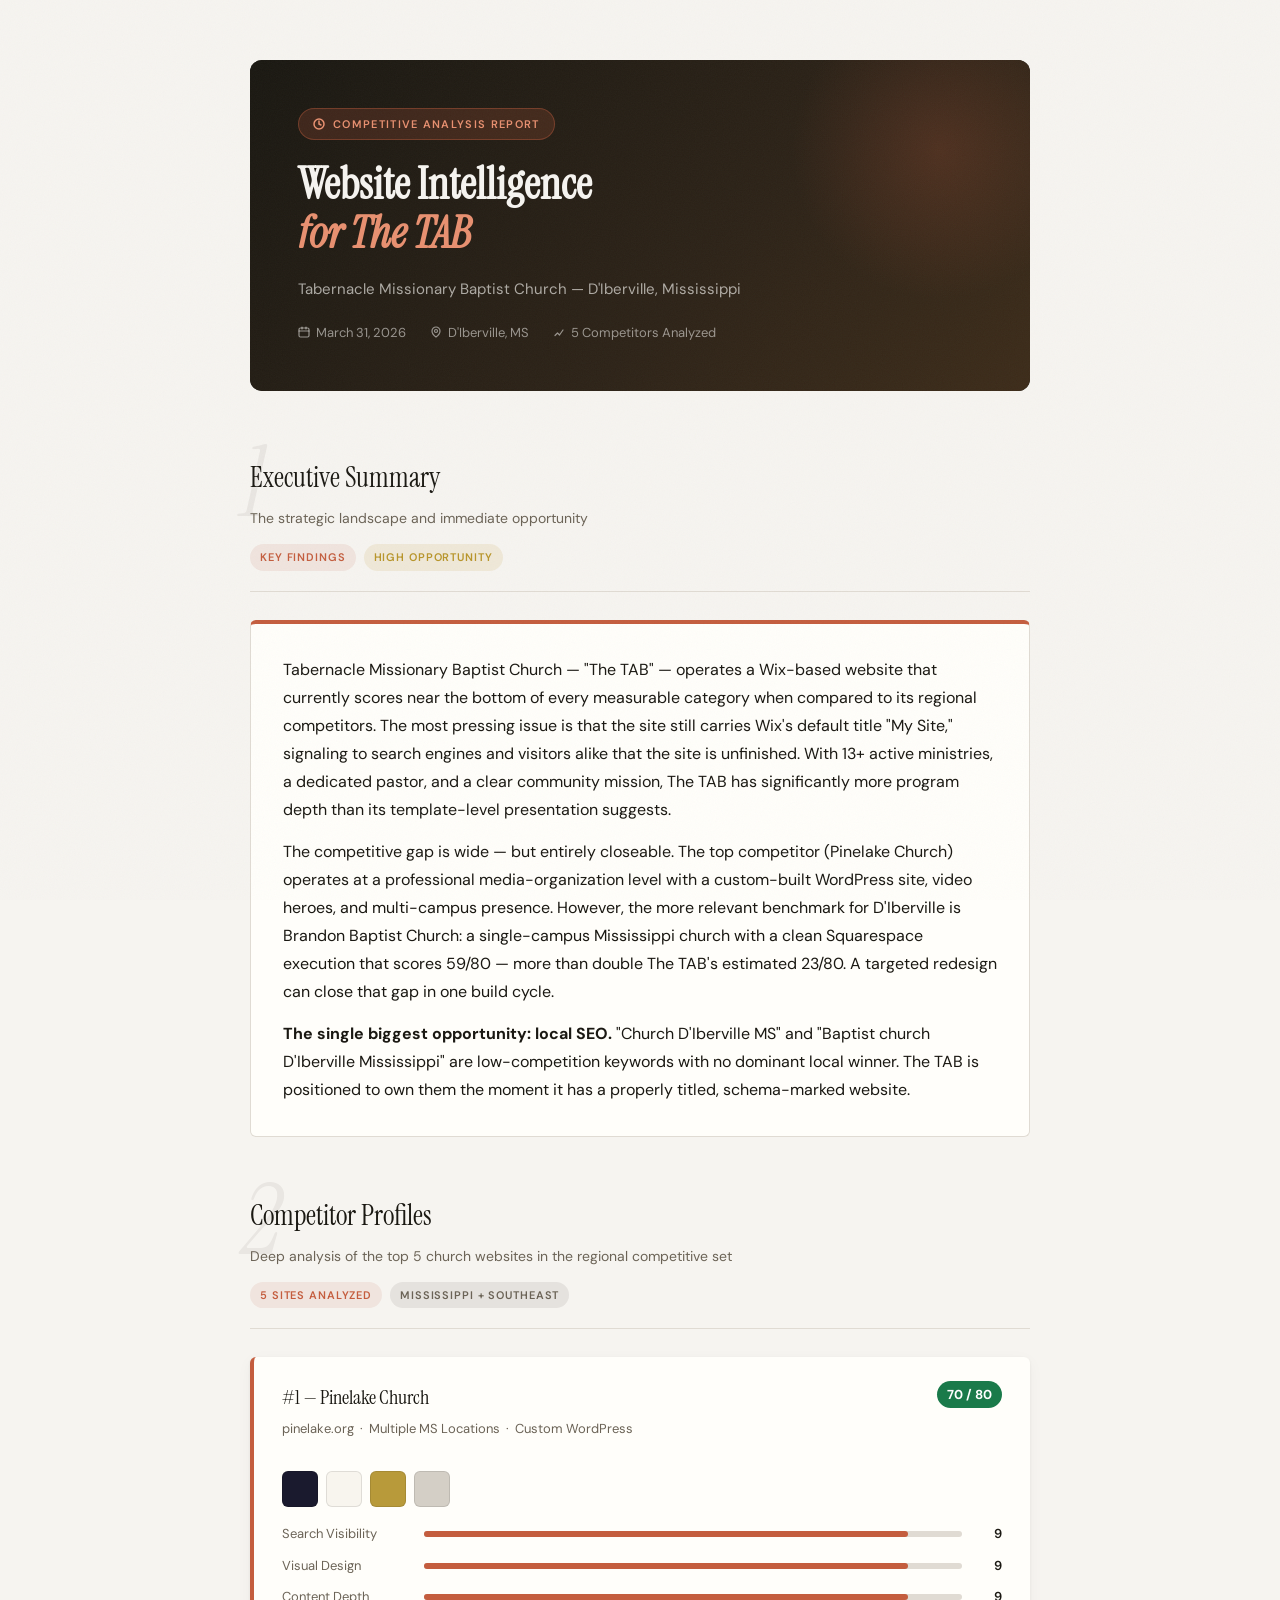
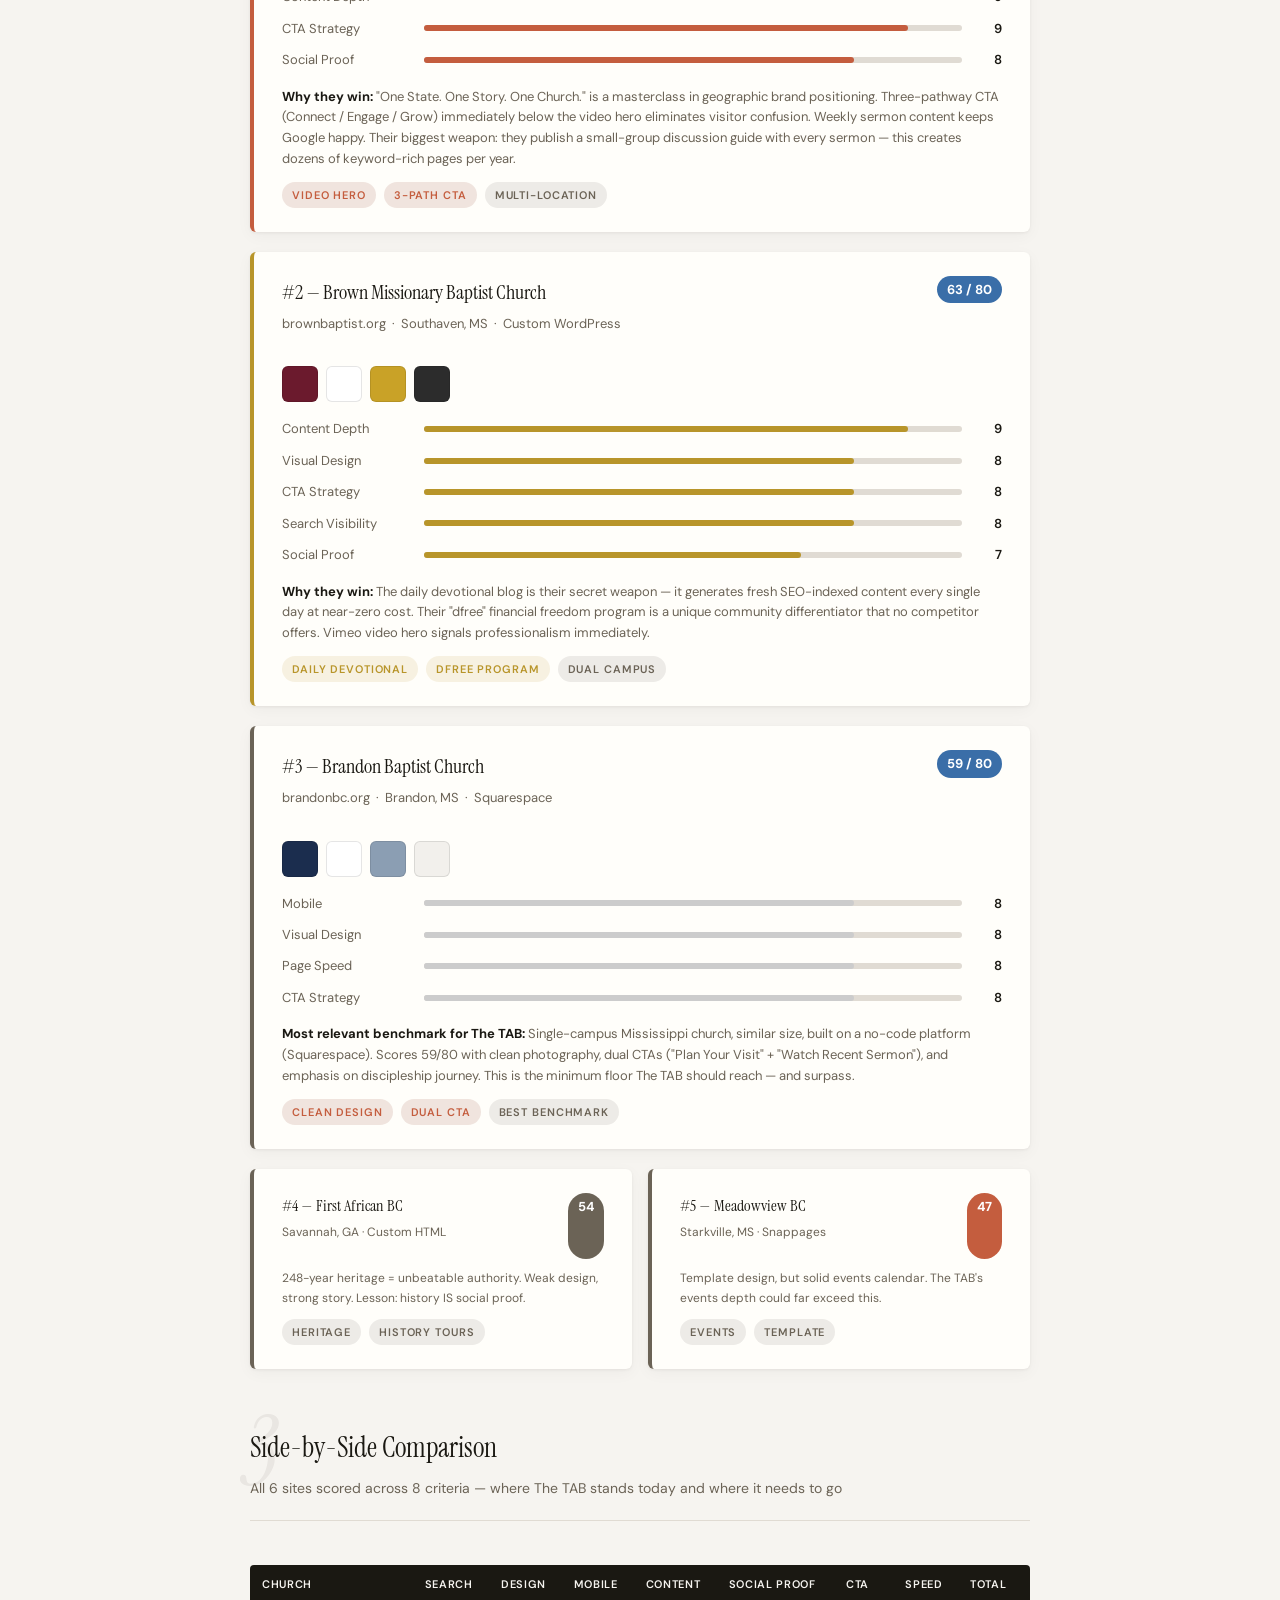
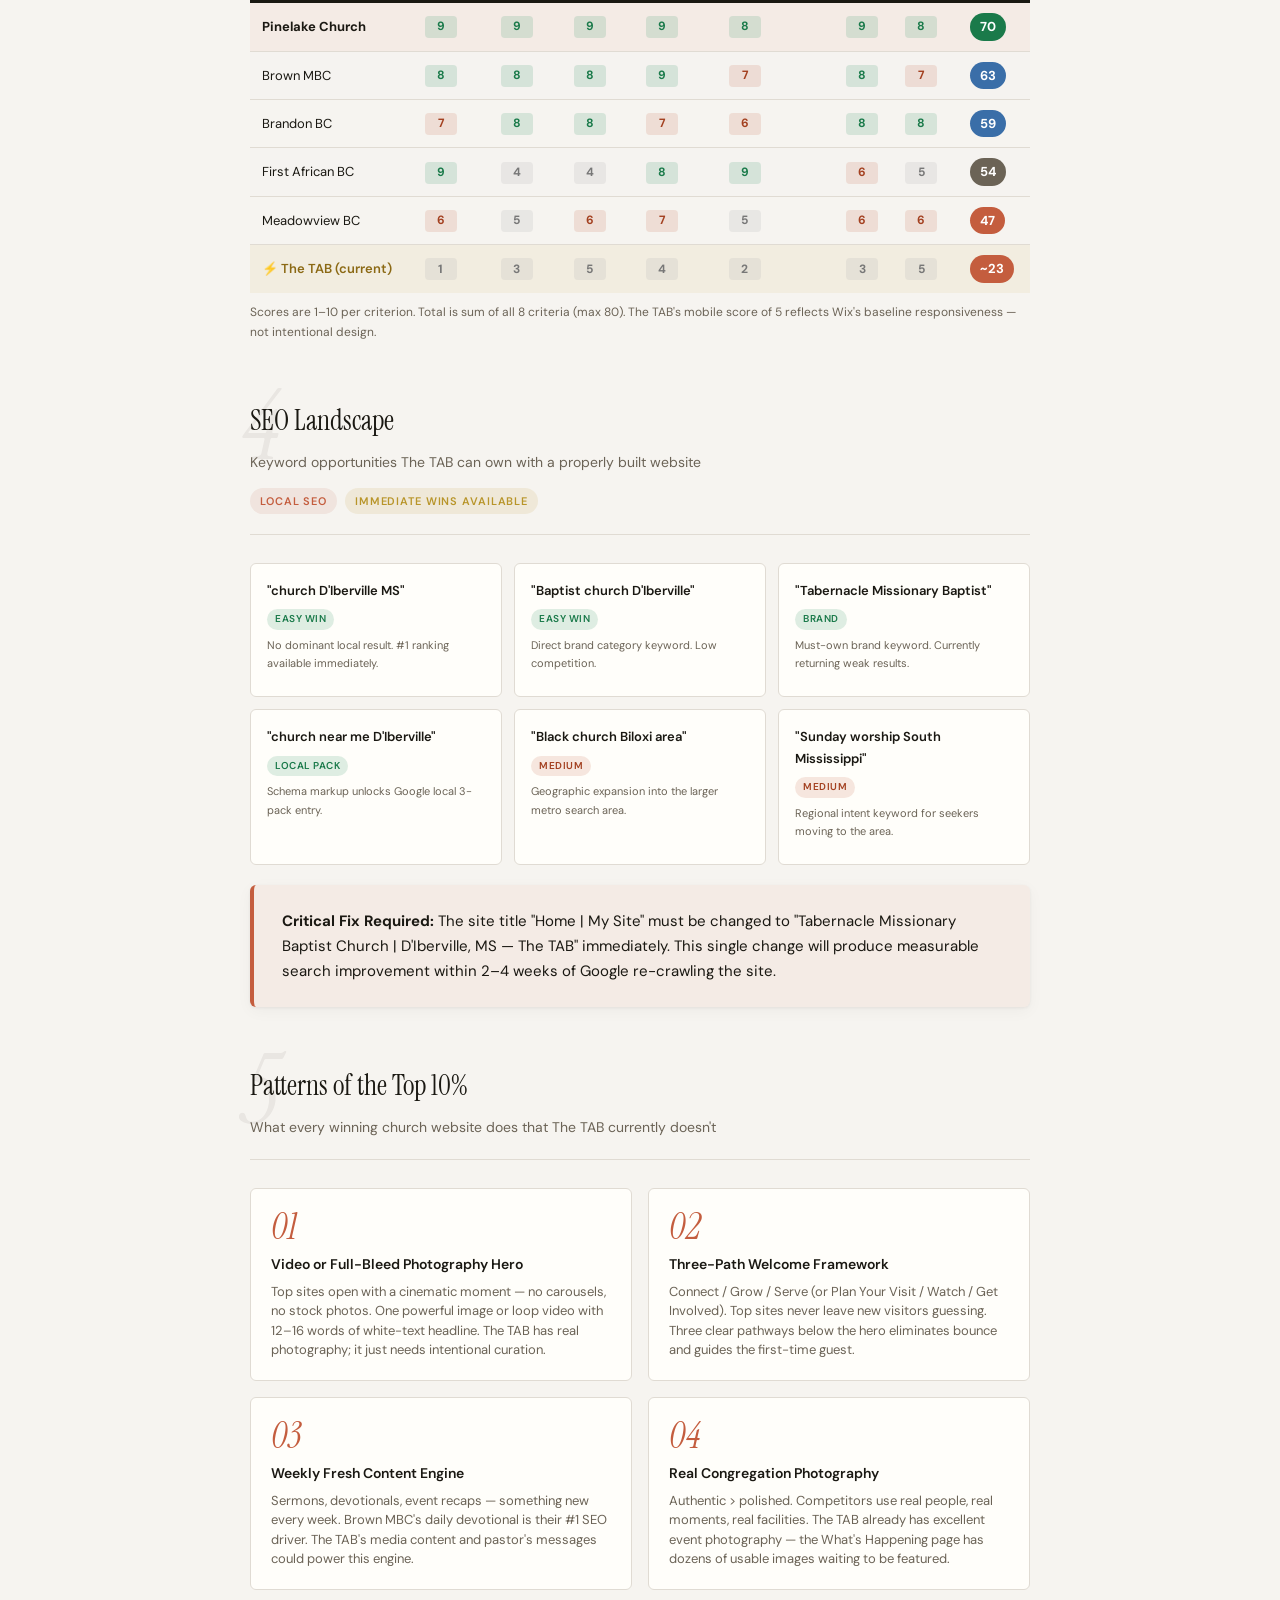
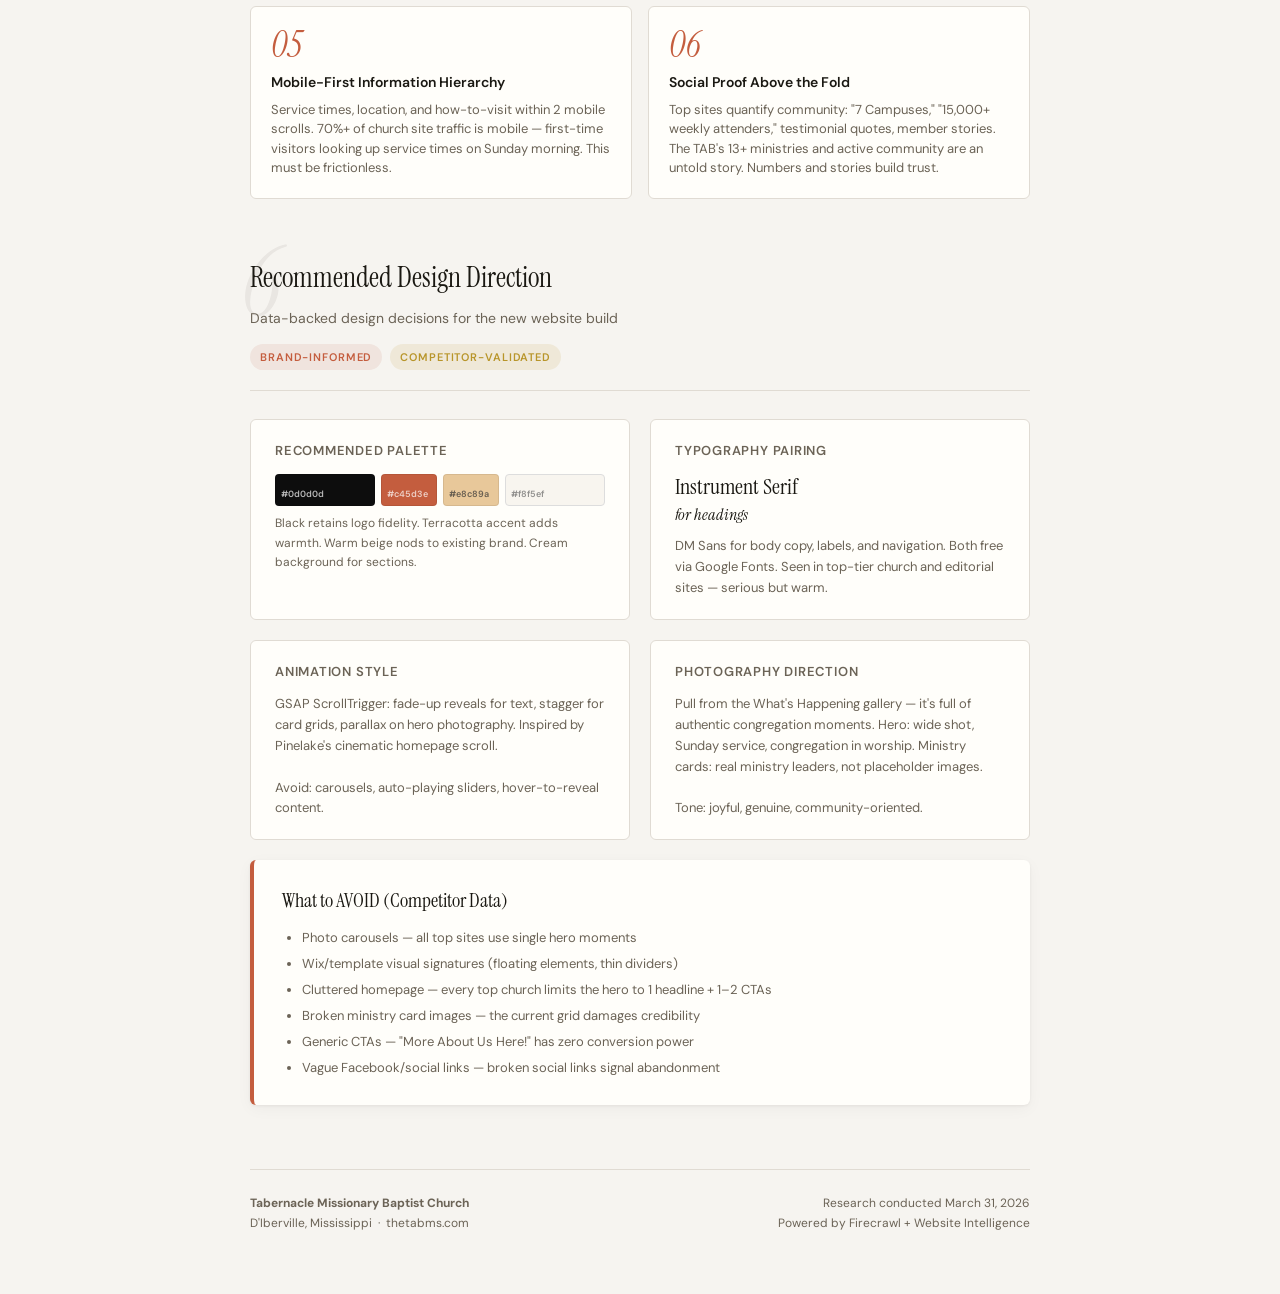
<file: competitive-analysis.html>
<!DOCTYPE html>
<html lang="en">
<head>
<meta charset="UTF-8">
<meta name="viewport" content="width=device-width, initial-scale=1.0">
<title>Competitive Analysis — Tabernacle Missionary Baptist Church</title>
<link href="https://fonts.googleapis.com/css2?family=Instrument+Serif:ital@0;1&family=DM+Sans:wght@300;400;500;600;700&display=swap" rel="stylesheet">
<style>
  /* ─── Reset & Base ─── */
  *, *::before, *::after { box-sizing: border-box; margin: 0; padding: 0; }

  :root {
    --paper: #f6f4f0;
    --paper-card: #fffefa;
    --ink: #1a1812;
    --ink-muted: #6b6356;
    --accent: #c45d3e;
    --accent-light: #f0e4de;
    --gold: #b8952a;
    --border: #e0dbd3;
    --radius: 6px;
  }

  /* Grain texture via SVG filter */
  body::before {
    content: '';
    position: fixed;
    inset: 0;
    pointer-events: none;
    z-index: 9999;
    opacity: 0.035;
    background-image: url("data:image/svg+xml,%3Csvg xmlns='http://www.w3.org/2000/svg' width='300' height='300'%3E%3Cfilter id='noise'%3E%3CfeTurbulence type='fractalNoise' baseFrequency='0.85' numOctaves='4' stitchTiles='stitch'/%3E%3C/filter%3E%3Crect width='300' height='300' filter='url(%23noise)' opacity='1'/%3E%3C/svg%3E");
  }

  body {
    background: var(--paper);
    color: var(--ink);
    font-family: 'DM Sans', sans-serif;
    font-size: 15px;
    line-height: 1.65;
    -webkit-font-smoothing: antialiased;
  }

  /* ─── Page Layout ─── */
  .page {
    max-width: 860px;
    margin: 0 auto;
    padding: 60px 40px;
  }

  /* ─── Cover ─── */
  .cover {
    min-height: 320px;
    display: flex;
    flex-direction: column;
    justify-content: flex-end;
    padding: 48px;
    background: var(--ink);
    border-radius: 12px;
    margin-bottom: 64px;
    position: relative;
    overflow: hidden;
  }
  .cover::before {
    content: '';
    position: absolute;
    inset: 0;
    background: linear-gradient(135deg, #1a1812 0%, #2d2318 60%, #3d2c1a 100%);
  }
  .cover::after {
    content: '';
    position: absolute;
    top: -60px;
    right: -60px;
    width: 300px;
    height: 300px;
    border-radius: 50%;
    background: radial-gradient(circle, rgba(196,93,62,0.2) 0%, transparent 70%);
  }
  .cover > * { position: relative; z-index: 1; }
  .cover-badge {
    display: inline-flex;
    align-items: center;
    gap: 8px;
    background: rgba(196,93,62,0.2);
    border: 1px solid rgba(196,93,62,0.4);
    color: #e89070;
    font-size: 11px;
    font-weight: 600;
    letter-spacing: 0.12em;
    text-transform: uppercase;
    padding: 6px 14px;
    border-radius: 100px;
    margin-bottom: 20px;
    width: fit-content;
  }
  .cover h1 {
    font-family: 'Instrument Serif', serif;
    font-size: 44px;
    color: #f6f4f0;
    line-height: 1.1;
    margin-bottom: 12px;
  }
  .cover h1 em { color: #e89070; font-style: italic; }
  .cover-meta {
    display: flex;
    gap: 24px;
    color: rgba(246,244,240,0.55);
    font-size: 13px;
    margin-top: 20px;
    flex-wrap: wrap;
  }
  .cover-meta span { display: flex; align-items: center; gap: 6px; }

  /* ─── Section Headers ─── */
  .section {
    margin-bottom: 56px;
    position: relative;
  }
  .section-num {
    font-family: 'Instrument Serif', serif;
    font-size: 96px;
    color: rgba(26,24,18,0.06);
    line-height: 1;
    position: absolute;
    top: -20px;
    left: -8px;
    font-style: italic;
    user-select: none;
  }
  .section-header {
    padding-bottom: 20px;
    margin-bottom: 28px;
    border-bottom: 1px solid var(--border);
    position: relative;
  }
  .section-header h2 {
    font-family: 'Instrument Serif', serif;
    font-size: 28px;
    font-weight: 400;
    color: var(--ink);
    margin-bottom: 6px;
  }
  .section-header p {
    color: var(--ink-muted);
    font-size: 14px;
  }
  .tag-list {
    display: flex;
    gap: 8px;
    flex-wrap: wrap;
    margin-top: 14px;
  }
  .tag {
    background: var(--accent-light);
    color: var(--accent);
    font-size: 11px;
    font-weight: 600;
    letter-spacing: 0.08em;
    text-transform: uppercase;
    padding: 4px 10px;
    border-radius: 100px;
  }
  .tag.gold {
    background: rgba(184,149,42,0.12);
    color: var(--gold);
  }
  .tag.dark {
    background: rgba(26,24,18,0.08);
    color: var(--ink-muted);
  }

  /* ─── Cards ─── */
  .card {
    background: var(--paper-card);
    border-radius: var(--radius);
    border-left: 4px solid var(--accent);
    box-shadow: 0 1px 3px rgba(26,24,18,0.06), 0 4px 16px rgba(26,24,18,0.04);
    padding: 24px 28px;
    margin-bottom: 20px;
    transition: box-shadow 0.2s;
  }
  .card:hover { box-shadow: 0 2px 8px rgba(26,24,18,0.1), 0 8px 24px rgba(26,24,18,0.07); }
  .card.gold-border { border-left-color: var(--gold); }
  .card.dark-border { border-left-color: var(--ink-muted); }
  .card-title {
    font-family: 'Instrument Serif', serif;
    font-size: 20px;
    margin-bottom: 4px;
  }
  .card-subtitle {
    font-size: 13px;
    color: var(--ink-muted);
    margin-bottom: 16px;
  }

  /* ─── Executive Summary ─── */
  .exec-summary {
    background: var(--paper-card);
    border: 1px solid var(--border);
    border-top: 4px solid var(--accent);
    border-radius: var(--radius);
    padding: 32px;
    margin-bottom: 20px;
  }
  .exec-summary p {
    font-size: 16px;
    line-height: 1.75;
    color: var(--ink);
  }

  /* ─── Score Bar ─── */
  .score-row {
    display: flex;
    align-items: center;
    gap: 12px;
    margin-bottom: 10px;
    font-size: 13px;
  }
  .score-label { width: 130px; color: var(--ink-muted); flex-shrink: 0; }
  .score-bar-wrap { flex: 1; height: 6px; background: var(--border); border-radius: 3px; }
  .score-bar { height: 100%; border-radius: 3px; background: var(--accent); }
  .score-bar.gold { background: var(--gold); }
  .score-bar.low { background: #ccc; }
  .score-num { width: 28px; text-align: right; font-weight: 600; color: var(--ink); }

  /* ─── Color Swatches ─── */
  .swatches { display: flex; gap: 8px; margin-top: 12px; }
  .swatch {
    width: 36px;
    height: 36px;
    border-radius: 6px;
    border: 1px solid rgba(0,0,0,0.1);
    flex-shrink: 0;
  }

  /* ─── Comparison Table ─── */
  .comp-table {
    width: 100%;
    border-collapse: collapse;
    font-size: 13px;
    margin-top: 16px;
  }
  .comp-table th {
    text-align: left;
    padding: 10px 12px;
    background: var(--ink);
    color: #f6f4f0;
    font-weight: 600;
    font-size: 11px;
    letter-spacing: 0.06em;
    text-transform: uppercase;
  }
  .comp-table th:first-child { border-radius: 4px 0 0 0; }
  .comp-table th:last-child { border-radius: 0 4px 0 0; }
  .comp-table td {
    padding: 10px 12px;
    border-bottom: 1px solid var(--border);
    vertical-align: middle;
  }
  .comp-table tr:last-child td { border-bottom: none; }
  .comp-table tr:nth-child(even) td { background: rgba(246,244,240,0.6); }
  .comp-table tr.highlight-row td { background: rgba(196,93,62,0.06); font-weight: 500; }
  .comp-table tr.client-row td {
    background: rgba(184,149,42,0.08);
    font-weight: 600;
    color: #8b6914;
  }
  .score-pill {
    display: inline-flex;
    align-items: center;
    justify-content: center;
    width: 32px;
    height: 22px;
    border-radius: 4px;
    font-size: 12px;
    font-weight: 700;
  }
  .score-pill.high { background: rgba(34,140,87,0.15); color: #1a7a4a; }
  .score-pill.mid { background: rgba(196,93,62,0.15); color: #a34020; }
  .score-pill.low-score { background: rgba(180,180,180,0.2); color: #777; }
  .total-pill {
    display: inline-block;
    padding: 3px 10px;
    border-radius: 100px;
    font-size: 13px;
    font-weight: 700;
  }
  .total-pill.best { background: #1a7a4a; color: white; }
  .total-pill.good { background: #3a6ea8; color: white; }
  .total-pill.ok { background: var(--ink-muted); color: white; }
  .total-pill.weak { background: #c45d3e; color: white; }

  /* ─── Patterns ─── */
  .pattern-grid { display: grid; grid-template-columns: 1fr 1fr; gap: 16px; }
  .pattern-card {
    background: var(--paper-card);
    border: 1px solid var(--border);
    border-radius: var(--radius);
    padding: 20px;
  }
  .pattern-num {
    font-family: 'Instrument Serif', serif;
    font-size: 36px;
    color: var(--accent);
    font-style: italic;
    line-height: 1;
    margin-bottom: 8px;
  }
  .pattern-title {
    font-weight: 600;
    font-size: 14px;
    margin-bottom: 6px;
  }
  .pattern-desc { font-size: 13px; color: var(--ink-muted); line-height: 1.5; }

  /* ─── SEO Grid ─── */
  .seo-grid { display: grid; grid-template-columns: 1fr 1fr 1fr; gap: 12px; }
  .seo-card {
    background: var(--paper-card);
    border: 1px solid var(--border);
    border-radius: var(--radius);
    padding: 16px;
  }
  .seo-keyword { font-weight: 600; font-size: 13px; margin-bottom: 4px; }
  .seo-diff { font-size: 11px; color: var(--ink-muted); margin-bottom: 8px; }
  .diff-badge {
    display: inline-block;
    padding: 2px 8px;
    border-radius: 100px;
    font-size: 10px;
    font-weight: 600;
    letter-spacing: 0.05em;
    text-transform: uppercase;
  }
  .diff-easy { background: rgba(34,140,87,0.15); color: #1a7a4a; }
  .diff-med { background: rgba(196,93,62,0.15); color: #a34020; }

  /* ─── Design Direction ─── */
  .direction-grid { display: grid; grid-template-columns: 1fr 1fr; gap: 20px; }
  .direction-card {
    background: var(--paper-card);
    border: 1px solid var(--border);
    border-radius: var(--radius);
    padding: 20px 24px;
  }
  .direction-card h4 {
    font-weight: 600;
    font-size: 13px;
    letter-spacing: 0.06em;
    text-transform: uppercase;
    color: var(--ink-muted);
    margin-bottom: 12px;
  }
  .palette { display: flex; gap: 6px; margin-bottom: 8px; }
  .palette-chip {
    height: 32px;
    border-radius: 4px;
    border: 1px solid rgba(0,0,0,0.08);
    flex: 1;
    display: flex;
    align-items: flex-end;
    padding: 3px 5px;
  }
  .palette-chip span { font-size: 9px; font-weight: 600; opacity: 0.7; }

  /* ─── Divider ─── */
  .divider {
    position: relative;
    text-align: center;
    margin: 48px 0;
  }
  .divider::before {
    content: '';
    position: absolute;
    top: 50%;
    left: 0;
    right: 0;
    height: 1px;
    background: var(--border);
  }
  .divider span {
    position: relative;
    background: var(--paper);
    padding: 0 16px;
    font-size: 12px;
    color: var(--ink-muted);
    letter-spacing: 0.1em;
    text-transform: uppercase;
  }

  /* ─── Connector lines ─── */
  .connector {
    display: flex;
    justify-content: center;
    margin: -12px 0;
    position: relative;
    z-index: 1;
  }
  .connector svg { color: var(--border); }

  /* ─── Footer ─── */
  .report-footer {
    margin-top: 64px;
    padding-top: 24px;
    border-top: 1px solid var(--border);
    display: flex;
    justify-content: space-between;
    align-items: center;
    color: var(--ink-muted);
    font-size: 12px;
  }

  /* ─── Print / PDF ─── */
  @media print {
    body { background: white; font-size: 13px; }
    body::before { display: none; }
    .cover { -webkit-print-color-adjust: exact; print-color-adjust: exact; }
    .card, .exec-summary, .pattern-card, .seo-card, .direction-card { box-shadow: none !important; }
    .section { page-break-inside: avoid; }
    .comp-table th { -webkit-print-color-adjust: exact; print-color-adjust: exact; }
    .page { padding: 40px 32px; }
  }

  /* ─── Responsive ─── */
  @media (max-width: 640px) {
    .page { padding: 32px 20px; }
    .cover { padding: 32px 24px; }
    .cover h1 { font-size: 30px; }
    .pattern-grid { grid-template-columns: 1fr; }
    .seo-grid { grid-template-columns: 1fr 1fr; }
    .direction-grid { grid-template-columns: 1fr; }
    .section-num { font-size: 64px; }
  }
</style>
</head>
<body>
<div class="page">

  <!-- ═══════════════════════════════════════════ COVER -->
  <div class="cover">
    <div class="cover-badge">
      <svg width="12" height="12" viewBox="0 0 12 12" fill="none"><circle cx="6" cy="6" r="5" stroke="currentColor" stroke-width="1.5"/><path d="M6 3v3l2 1" stroke="currentColor" stroke-width="1.5" stroke-linecap="round"/></svg>
      Competitive Analysis Report
    </div>
    <h1>Website Intelligence<br><em>for The TAB</em></h1>
    <p style="color: rgba(246,244,240,0.65); font-size: 15px; margin-top: 8px;">Tabernacle Missionary Baptist Church — D'Iberville, Mississippi</p>
    <div class="cover-meta">
      <span>
        <svg width="12" height="12" viewBox="0 0 12 12" fill="none"><rect x="1" y="2" width="10" height="9" rx="1.5" stroke="currentColor" stroke-width="1.2"/><path d="M4 1v2M8 1v2M1 5h10" stroke="currentColor" stroke-width="1.2" stroke-linecap="round"/></svg>
        March 31, 2026
      </span>
      <span>
        <svg width="12" height="12" viewBox="0 0 12 12" fill="none"><path d="M6 1C3.79 1 2 2.79 2 5c0 3.25 4 6 4 6s4-2.75 4-6c0-2.21-1.79-4-4-4z" stroke="currentColor" stroke-width="1.2"/><circle cx="6" cy="5" r="1.5" stroke="currentColor" stroke-width="1.2"/></svg>
        D'Iberville, MS
      </span>
      <span>
        <svg width="12" height="12" viewBox="0 0 12 12" fill="none"><path d="M2 9.5l2.5-2.5 2 2L10 4" stroke="currentColor" stroke-width="1.2" stroke-linecap="round" stroke-linejoin="round"/></svg>
        5 Competitors Analyzed
      </span>
    </div>
  </div>

  <!-- ═══════════════════════════════════════════ 1: EXECUTIVE SUMMARY -->
  <div class="section">
    <div class="section-num">1</div>
    <div class="section-header">
      <h2>Executive Summary</h2>
      <p>The strategic landscape and immediate opportunity</p>
      <div class="tag-list">
        <span class="tag">Key Findings</span>
        <span class="tag gold">High Opportunity</span>
      </div>
    </div>

    <div class="exec-summary">
      <p>
        Tabernacle Missionary Baptist Church — "The TAB" — operates a Wix-based website that currently scores near the bottom of every measurable category when compared to its regional competitors. The most pressing issue is that the site still carries Wix's default title "My Site," signaling to search engines and visitors alike that the site is unfinished. With 13+ active ministries, a dedicated pastor, and a clear community mission, The TAB has significantly more program depth than its template-level presentation suggests.
      </p>
      <p style="margin-top: 14px;">
        The competitive gap is wide — but entirely closeable. The top competitor (Pinelake Church) operates at a professional media-organization level with a custom-built WordPress site, video heroes, and multi-campus presence. However, the more relevant benchmark for D'Iberville is Brandon Baptist Church: a single-campus Mississippi church with a clean Squarespace execution that scores 59/80 — more than double The TAB's estimated 23/80. A targeted redesign can close that gap in one build cycle.
      </p>
      <p style="margin-top: 14px;">
        <strong>The single biggest opportunity: local SEO.</strong> "Church D'Iberville MS" and "Baptist church D'Iberville Mississippi" are low-competition keywords with no dominant local winner. The TAB is positioned to own them the moment it has a properly titled, schema-marked website.
      </p>
    </div>
  </div>

  <!-- ═══════════════════════════════════════════ 2: COMPETITOR PROFILES -->
  <div class="section">
    <div class="section-num">2</div>
    <div class="section-header">
      <h2>Competitor Profiles</h2>
      <p>Deep analysis of the top 5 church websites in the regional competitive set</p>
      <div class="tag-list">
        <span class="tag">5 Sites Analyzed</span>
        <span class="tag dark">Mississippi + Southeast</span>
      </div>
    </div>

    <!-- Competitor 1: Pinelake -->
    <div class="card">
      <div style="display:flex; justify-content:space-between; align-items:flex-start; flex-wrap:wrap; gap:12px; margin-bottom:16px;">
        <div>
          <div class="card-title">#1 — Pinelake Church</div>
          <div class="card-subtitle">pinelake.org &nbsp;·&nbsp; Multiple MS Locations &nbsp;·&nbsp; Custom WordPress</div>
        </div>
        <div class="total-pill best">70 / 80</div>
      </div>

      <div class="swatches" style="margin-bottom:16px;">
        <div class="swatch" style="background:#1a1a2e;" title="#1a1a2e Deep Navy"></div>
        <div class="swatch" style="background:#f8f5ee;" title="#f8f5ee Warm White"></div>
        <div class="swatch" style="background:#b89a3a;" title="#b89a3a Gold Accent"></div>
        <div class="swatch" style="background:#d4cfc6;" title="#d4cfc6 Warm Gray"></div>
      </div>

      <div class="score-row"><span class="score-label">Search Visibility</span><div class="score-bar-wrap"><div class="score-bar" style="width:90%"></div></div><span class="score-num">9</span></div>
      <div class="score-row"><span class="score-label">Visual Design</span><div class="score-bar-wrap"><div class="score-bar" style="width:90%"></div></div><span class="score-num">9</span></div>
      <div class="score-row"><span class="score-label">Content Depth</span><div class="score-bar-wrap"><div class="score-bar" style="width:90%"></div></div><span class="score-num">9</span></div>
      <div class="score-row"><span class="score-label">CTA Strategy</span><div class="score-bar-wrap"><div class="score-bar" style="width:90%"></div></div><span class="score-num">9</span></div>
      <div class="score-row"><span class="score-label">Social Proof</span><div class="score-bar-wrap"><div class="score-bar" style="width:80%"></div></div><span class="score-num">8</span></div>

      <div style="margin-top:16px; font-size:13px; color:var(--ink-muted); line-height:1.6;">
        <strong style="color:var(--ink)">Why they win:</strong> "One State. One Story. One Church." is a masterclass in geographic brand positioning. Three-pathway CTA (Connect / Engage / Grow) immediately below the video hero eliminates visitor confusion. Weekly sermon content keeps Google happy. Their biggest weapon: they publish a small-group discussion guide with every sermon — this creates dozens of keyword-rich pages per year.
      </div>
      <div class="tag-list" style="margin-top:12px;">
        <span class="tag">Video Hero</span>
        <span class="tag">3-Path CTA</span>
        <span class="tag dark">Multi-Location</span>
      </div>
    </div>

    <!-- Competitor 2: Brown MBC -->
    <div class="card gold-border">
      <div style="display:flex; justify-content:space-between; align-items:flex-start; flex-wrap:wrap; gap:12px; margin-bottom:16px;">
        <div>
          <div class="card-title">#2 — Brown Missionary Baptist Church</div>
          <div class="card-subtitle">brownbaptist.org &nbsp;·&nbsp; Southaven, MS &nbsp;·&nbsp; Custom WordPress</div>
        </div>
        <div class="total-pill good">63 / 80</div>
      </div>

      <div class="swatches" style="margin-bottom:16px;">
        <div class="swatch" style="background:#6b1a2d;" title="#6b1a2d Deep Maroon"></div>
        <div class="swatch" style="background:#ffffff;" title="#ffffff White"></div>
        <div class="swatch" style="background:#c9a227;" title="#c9a227 Gold"></div>
        <div class="swatch" style="background:#2c2c2c;" title="#2c2c2c Charcoal"></div>
      </div>

      <div class="score-row"><span class="score-label">Content Depth</span><div class="score-bar-wrap"><div class="score-bar gold" style="width:90%"></div></div><span class="score-num">9</span></div>
      <div class="score-row"><span class="score-label">Visual Design</span><div class="score-bar-wrap"><div class="score-bar gold" style="width:80%"></div></div><span class="score-num">8</span></div>
      <div class="score-row"><span class="score-label">CTA Strategy</span><div class="score-bar-wrap"><div class="score-bar gold" style="width:80%"></div></div><span class="score-num">8</span></div>
      <div class="score-row"><span class="score-label">Search Visibility</span><div class="score-bar-wrap"><div class="score-bar gold" style="width:80%"></div></div><span class="score-num">8</span></div>
      <div class="score-row"><span class="score-label">Social Proof</span><div class="score-bar-wrap"><div class="score-bar gold" style="width:70%"></div></div><span class="score-num">7</span></div>

      <div style="margin-top:16px; font-size:13px; color:var(--ink-muted); line-height:1.6;">
        <strong style="color:var(--ink)">Why they win:</strong> The daily devotional blog is their secret weapon — it generates fresh SEO-indexed content every single day at near-zero cost. Their "dfree" financial freedom program is a unique community differentiator that no competitor offers. Vimeo video hero signals professionalism immediately.
      </div>
      <div class="tag-list" style="margin-top:12px;">
        <span class="tag gold">Daily Devotional</span>
        <span class="tag gold">dfree Program</span>
        <span class="tag dark">Dual Campus</span>
      </div>
    </div>

    <!-- Competitor 3: Brandon BC -->
    <div class="card dark-border">
      <div style="display:flex; justify-content:space-between; align-items:flex-start; flex-wrap:wrap; gap:12px; margin-bottom:16px;">
        <div>
          <div class="card-title">#3 — Brandon Baptist Church</div>
          <div class="card-subtitle">brandonbc.org &nbsp;·&nbsp; Brandon, MS &nbsp;·&nbsp; Squarespace</div>
        </div>
        <div class="total-pill good">59 / 80</div>
      </div>

      <div class="swatches" style="margin-bottom:16px;">
        <div class="swatch" style="background:#1b2d4e;" title="#1b2d4e Navy"></div>
        <div class="swatch" style="background:#ffffff;" title="#ffffff White"></div>
        <div class="swatch" style="background:#8b9eb3;" title="#8b9eb3 Steel Blue"></div>
        <div class="swatch" style="background:#f2f0ec;" title="#f2f0ec Off-White"></div>
      </div>

      <div class="score-row"><span class="score-label">Mobile</span><div class="score-bar-wrap"><div class="score-bar low" style="width:80%"></div></div><span class="score-num">8</span></div>
      <div class="score-row"><span class="score-label">Visual Design</span><div class="score-bar-wrap"><div class="score-bar low" style="width:80%"></div></div><span class="score-num">8</span></div>
      <div class="score-row"><span class="score-label">Page Speed</span><div class="score-bar-wrap"><div class="score-bar low" style="width:80%"></div></div><span class="score-num">8</span></div>
      <div class="score-row"><span class="score-label">CTA Strategy</span><div class="score-bar-wrap"><div class="score-bar low" style="width:80%"></div></div><span class="score-num">8</span></div>

      <div style="margin-top:16px; font-size:13px; color:var(--ink-muted); line-height:1.6;">
        <strong style="color:var(--ink)">Most relevant benchmark for The TAB:</strong> Single-campus Mississippi church, similar size, built on a no-code platform (Squarespace). Scores 59/80 with clean photography, dual CTAs ("Plan Your Visit" + "Watch Recent Sermon"), and emphasis on discipleship journey. This is the minimum floor The TAB should reach — and surpass.
      </div>
      <div class="tag-list" style="margin-top:12px;">
        <span class="tag">Clean Design</span>
        <span class="tag">Dual CTA</span>
        <span class="tag dark">Best Benchmark</span>
      </div>
    </div>

    <!-- Competitor 4 & 5 compact -->
    <div style="display:grid; grid-template-columns:1fr 1fr; gap:16px;">
      <div class="card dark-border" style="margin-bottom:0;">
        <div style="display:flex; justify-content:space-between; margin-bottom:10px;">
          <div><div class="card-title" style="font-size:16px;">#4 — First African BC</div><div class="card-subtitle" style="font-size:12px;">Savannah, GA · Custom HTML</div></div>
          <div class="total-pill ok">54</div>
        </div>
        <p style="font-size:12px; color:var(--ink-muted);">248-year heritage = unbeatable authority. Weak design, strong story. Lesson: history IS social proof.</p>
        <div class="tag-list" style="margin-top:10px;"><span class="tag dark">Heritage</span><span class="tag dark">History Tours</span></div>
      </div>
      <div class="card dark-border" style="margin-bottom:0;">
        <div style="display:flex; justify-content:space-between; margin-bottom:10px;">
          <div><div class="card-title" style="font-size:16px;">#5 — Meadowview BC</div><div class="card-subtitle" style="font-size:12px;">Starkville, MS · Snappages</div></div>
          <div class="total-pill weak">47</div>
        </div>
        <p style="font-size:12px; color:var(--ink-muted);">Template design, but solid events calendar. The TAB's events depth could far exceed this.</p>
        <div class="tag-list" style="margin-top:10px;"><span class="tag dark">Events</span><span class="tag dark">Template</span></div>
      </div>
    </div>
  </div>

  <!-- ═══════════════════════════════════════════ 3: COMPARISON TABLE -->
  <div class="section">
    <div class="section-num">3</div>
    <div class="section-header">
      <h2>Side-by-Side Comparison</h2>
      <p>All 6 sites scored across 8 criteria — where The TAB stands today and where it needs to go</p>
    </div>

    <div style="overflow-x:auto;">
      <table class="comp-table">
        <thead>
          <tr>
            <th>Church</th>
            <th>Search</th>
            <th>Design</th>
            <th>Mobile</th>
            <th>Content</th>
            <th>Social Proof</th>
            <th>CTA</th>
            <th>Speed</th>
            <th>Total</th>
          </tr>
        </thead>
        <tbody>
          <tr class="highlight-row">
            <td><strong>Pinelake Church</strong></td>
            <td><span class="score-pill high">9</span></td>
            <td><span class="score-pill high">9</span></td>
            <td><span class="score-pill high">9</span></td>
            <td><span class="score-pill high">9</span></td>
            <td><span class="score-pill high">8</span></td>
            <td><span class="score-pill high">9</span></td>
            <td><span class="score-pill high">8</span></td>
            <td><span class="total-pill best">70</span></td>
          </tr>
          <tr>
            <td>Brown MBC</td>
            <td><span class="score-pill high">8</span></td>
            <td><span class="score-pill high">8</span></td>
            <td><span class="score-pill high">8</span></td>
            <td><span class="score-pill high">9</span></td>
            <td><span class="score-pill mid">7</span></td>
            <td><span class="score-pill high">8</span></td>
            <td><span class="score-pill mid">7</span></td>
            <td><span class="total-pill good">63</span></td>
          </tr>
          <tr>
            <td>Brandon BC</td>
            <td><span class="score-pill mid">7</span></td>
            <td><span class="score-pill high">8</span></td>
            <td><span class="score-pill high">8</span></td>
            <td><span class="score-pill mid">7</span></td>
            <td><span class="score-pill mid">6</span></td>
            <td><span class="score-pill high">8</span></td>
            <td><span class="score-pill high">8</span></td>
            <td><span class="total-pill good">59</span></td>
          </tr>
          <tr>
            <td>First African BC</td>
            <td><span class="score-pill high">9</span></td>
            <td><span class="score-pill low-score">4</span></td>
            <td><span class="score-pill low-score">4</span></td>
            <td><span class="score-pill high">8</span></td>
            <td><span class="score-pill high">9</span></td>
            <td><span class="score-pill mid">6</span></td>
            <td><span class="score-pill low-score">5</span></td>
            <td><span class="total-pill ok">54</span></td>
          </tr>
          <tr>
            <td>Meadowview BC</td>
            <td><span class="score-pill mid">6</span></td>
            <td><span class="score-pill low-score">5</span></td>
            <td><span class="score-pill mid">6</span></td>
            <td><span class="score-pill mid">7</span></td>
            <td><span class="score-pill low-score">5</span></td>
            <td><span class="score-pill mid">6</span></td>
            <td><span class="score-pill mid">6</span></td>
            <td><span class="total-pill weak">47</span></td>
          </tr>
          <tr class="client-row">
            <td>⚡ The TAB (current)</td>
            <td><span class="score-pill low-score">1</span></td>
            <td><span class="score-pill low-score">3</span></td>
            <td><span class="score-pill low-score">5</span></td>
            <td><span class="score-pill low-score">4</span></td>
            <td><span class="score-pill low-score">2</span></td>
            <td><span class="score-pill low-score">3</span></td>
            <td><span class="score-pill low-score">5</span></td>
            <td><span class="total-pill weak">~23</span></td>
          </tr>
        </tbody>
      </table>
    </div>
    <p style="font-size:12px; color:var(--ink-muted); margin-top:10px;">Scores are 1–10 per criterion. Total is sum of all 8 criteria (max 80). The TAB's mobile score of 5 reflects Wix's baseline responsiveness — not intentional design.</p>
  </div>

  <!-- ═══════════════════════════════════════════ 4: SEO LANDSCAPE -->
  <div class="section">
    <div class="section-num">4</div>
    <div class="section-header">
      <h2>SEO Landscape</h2>
      <p>Keyword opportunities The TAB can own with a properly built website</p>
      <div class="tag-list">
        <span class="tag">Local SEO</span>
        <span class="tag gold">Immediate Wins Available</span>
      </div>
    </div>

    <div class="seo-grid">
      <div class="seo-card">
        <div class="seo-keyword">"church D'Iberville MS"</div>
        <div><span class="diff-badge diff-easy">Easy Win</span></div>
        <div class="seo-diff" style="margin-top:6px;">No dominant local result. #1 ranking available immediately.</div>
      </div>
      <div class="seo-card">
        <div class="seo-keyword">"Baptist church D'Iberville"</div>
        <div><span class="diff-badge diff-easy">Easy Win</span></div>
        <div class="seo-diff" style="margin-top:6px;">Direct brand category keyword. Low competition.</div>
      </div>
      <div class="seo-card">
        <div class="seo-keyword">"Tabernacle Missionary Baptist"</div>
        <div><span class="diff-badge diff-easy">Brand</span></div>
        <div class="seo-diff" style="margin-top:6px;">Must-own brand keyword. Currently returning weak results.</div>
      </div>
      <div class="seo-card">
        <div class="seo-keyword">"church near me D'Iberville"</div>
        <div><span class="diff-badge diff-easy">Local Pack</span></div>
        <div class="seo-diff" style="margin-top:6px;">Schema markup unlocks Google local 3-pack entry.</div>
      </div>
      <div class="seo-card">
        <div class="seo-keyword">"Black church Biloxi area"</div>
        <div><span class="diff-badge diff-med">Medium</span></div>
        <div class="seo-diff" style="margin-top:6px;">Geographic expansion into the larger metro search area.</div>
      </div>
      <div class="seo-card">
        <div class="seo-keyword">"Sunday worship South Mississippi"</div>
        <div><span class="diff-badge diff-med">Medium</span></div>
        <div class="seo-diff" style="margin-top:6px;">Regional intent keyword for seekers moving to the area.</div>
      </div>
    </div>
    <div class="card" style="margin-top:20px; background: rgba(196,93,62,0.06); border-left-color: var(--accent);">
      <strong>Critical Fix Required:</strong> The site title "Home | My Site" must be changed to "Tabernacle Missionary Baptist Church | D'Iberville, MS — The TAB" immediately. This single change will produce measurable search improvement within 2–4 weeks of Google re-crawling the site.
    </div>
  </div>

  <!-- ═══════════════════════════════════════════ 5: PATTERNS OF TOP 10% -->
  <div class="section">
    <div class="section-num">5</div>
    <div class="section-header">
      <h2>Patterns of the Top 10%</h2>
      <p>What every winning church website does that The TAB currently doesn't</p>
    </div>

    <div class="pattern-grid">
      <div class="pattern-card">
        <div class="pattern-num">01</div>
        <div class="pattern-title">Video or Full-Bleed Photography Hero</div>
        <div class="pattern-desc">Top sites open with a cinematic moment — no carousels, no stock photos. One powerful image or loop video with 12–16 words of white-text headline. The TAB has real photography; it just needs intentional curation.</div>
      </div>
      <div class="pattern-card">
        <div class="pattern-num">02</div>
        <div class="pattern-title">Three-Path Welcome Framework</div>
        <div class="pattern-desc">Connect / Grow / Serve (or Plan Your Visit / Watch / Get Involved). Top sites never leave new visitors guessing. Three clear pathways below the hero eliminates bounce and guides the first-time guest.</div>
      </div>
      <div class="pattern-card">
        <div class="pattern-num">03</div>
        <div class="pattern-title">Weekly Fresh Content Engine</div>
        <div class="pattern-desc">Sermons, devotionals, event recaps — something new every week. Brown MBC's daily devotional is their #1 SEO driver. The TAB's media content and pastor's messages could power this engine.</div>
      </div>
      <div class="pattern-card">
        <div class="pattern-num">04</div>
        <div class="pattern-title">Real Congregation Photography</div>
        <div class="pattern-desc">Authentic > polished. Competitors use real people, real moments, real facilities. The TAB already has excellent event photography — the What's Happening page has dozens of usable images waiting to be featured.</div>
      </div>
      <div class="pattern-card">
        <div class="pattern-num">05</div>
        <div class="pattern-title">Mobile-First Information Hierarchy</div>
        <div class="pattern-desc">Service times, location, and how-to-visit within 2 mobile scrolls. 70%+ of church site traffic is mobile — first-time visitors looking up service times on Sunday morning. This must be frictionless.</div>
      </div>
      <div class="pattern-card">
        <div class="pattern-num">06</div>
        <div class="pattern-title">Social Proof Above the Fold</div>
        <div class="pattern-desc">Top sites quantify community: "7 Campuses," "15,000+ weekly attenders," testimonial quotes, member stories. The TAB's 13+ ministries and active community are an untold story. Numbers and stories build trust.</div>
      </div>
    </div>
  </div>

  <!-- ═══════════════════════════════════════════ 6: DESIGN DIRECTION -->
  <div class="section">
    <div class="section-num">6</div>
    <div class="section-header">
      <h2>Recommended Design Direction</h2>
      <p>Data-backed design decisions for the new website build</p>
      <div class="tag-list">
        <span class="tag">Brand-Informed</span>
        <span class="tag gold">Competitor-Validated</span>
      </div>
    </div>

    <div class="direction-grid">
      <div class="direction-card">
        <h4>Recommended Palette</h4>
        <div class="palette">
          <div class="palette-chip" style="background:#0d0d0d; flex:2;">
            <span style="color:white">#0d0d0d</span>
          </div>
          <div class="palette-chip" style="background:#c45d3e;">
            <span style="color:white">#c45d3e</span>
          </div>
          <div class="palette-chip" style="background:#e8c89a;">
            <span style="color:#333">#e8c89a</span>
          </div>
          <div class="palette-chip" style="background:#f8f5ef; flex:2; border:1px solid #ddd;">
            <span style="color:#666">#f8f5ef</span>
          </div>
        </div>
        <p style="font-size:12px; color:var(--ink-muted);">Black retains logo fidelity. Terracotta accent adds warmth. Warm beige nods to existing brand. Cream background for sections.</p>
      </div>

      <div class="direction-card">
        <h4>Typography Pairing</h4>
        <p style="font-family:'Instrument Serif',serif; font-size:22px; line-height:1.2; margin-bottom:8px;">Instrument Serif<br><em style="font-size:16px;">for headings</em></p>
        <p style="font-family:'DM Sans',sans-serif; font-size:13px; color:var(--ink-muted);">DM Sans for body copy, labels, and navigation. Both free via Google Fonts. Seen in top-tier church and editorial sites — serious but warm.</p>
      </div>

      <div class="direction-card">
        <h4>Animation Style</h4>
        <p style="font-size:13px; color:var(--ink-muted); line-height:1.6;">
          GSAP ScrollTrigger: fade-up reveals for text, stagger for card grids, parallax on hero photography. Inspired by Pinelake's cinematic homepage scroll.
          <br><br>
          Avoid: carousels, auto-playing sliders, hover-to-reveal content.
        </p>
      </div>

      <div class="direction-card">
        <h4>Photography Direction</h4>
        <p style="font-size:13px; color:var(--ink-muted); line-height:1.6;">
          Pull from the What's Happening gallery — it's full of authentic congregation moments. Hero: wide shot, Sunday service, congregation in worship. Ministry cards: real ministry leaders, not placeholder images.
          <br><br>
          Tone: joyful, genuine, community-oriented.
        </p>
      </div>
    </div>

    <div class="card" style="margin-top:20px;">
      <div class="card-title">What to AVOID (Competitor Data)</div>
      <ul style="font-size:13px; color:var(--ink-muted); line-height:2; padding-left:20px; margin-top:8px;">
        <li>Photo carousels — all top sites use single hero moments</li>
        <li>Wix/template visual signatures (floating elements, thin dividers)</li>
        <li>Cluttered homepage — every top church limits the hero to 1 headline + 1–2 CTAs</li>
        <li>Broken ministry card images — the current grid damages credibility</li>
        <li>Generic CTAs — "More About Us Here!" has zero conversion power</li>
        <li>Vague Facebook/social links — broken social links signal abandonment</li>
      </ul>
    </div>
  </div>

  <!-- ═══════════════════════════════════════════ FOOTER -->
  <div class="report-footer">
    <div>
      <strong>Tabernacle Missionary Baptist Church</strong><br>
      D'Iberville, Mississippi &nbsp;·&nbsp; thetabms.com
    </div>
    <div style="text-align:right;">
      Research conducted March 31, 2026<br>
      Powered by Firecrawl + Website Intelligence
    </div>
  </div>

</div>
</body>
</html>
</file>
